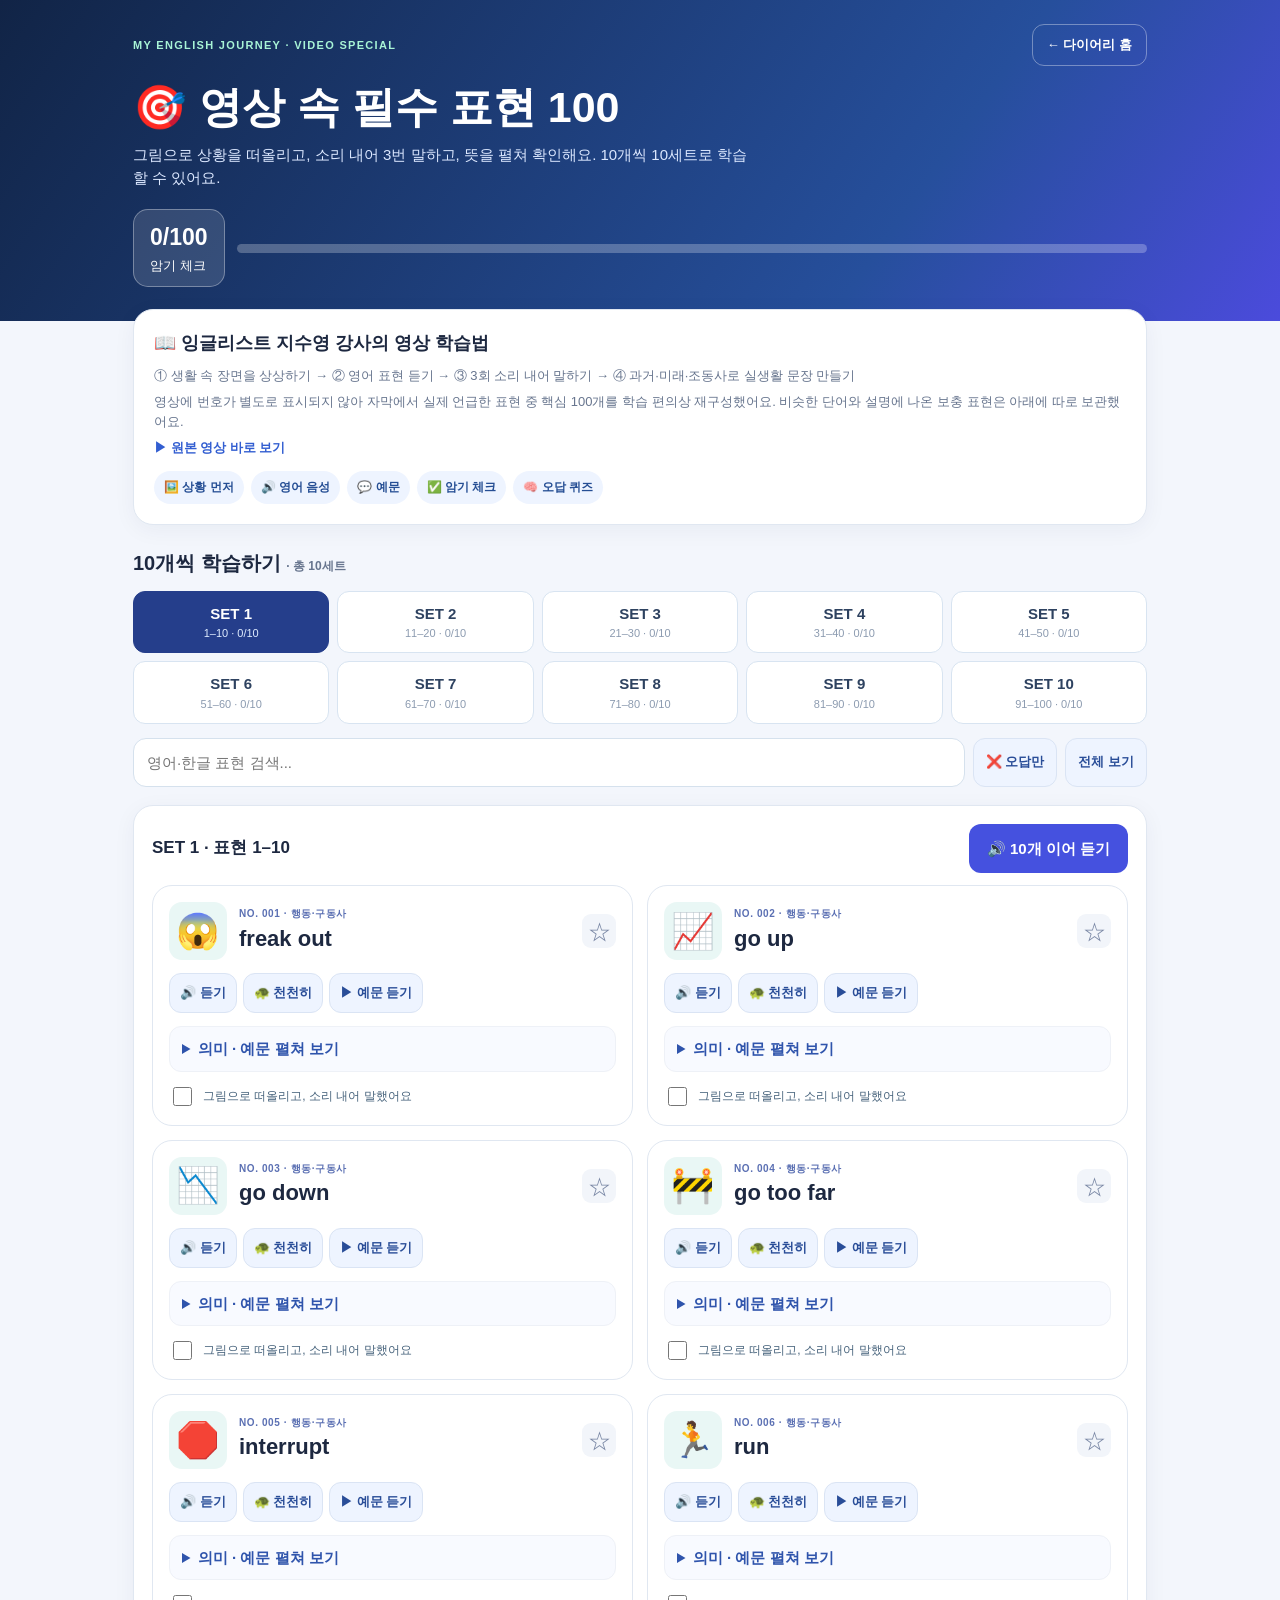
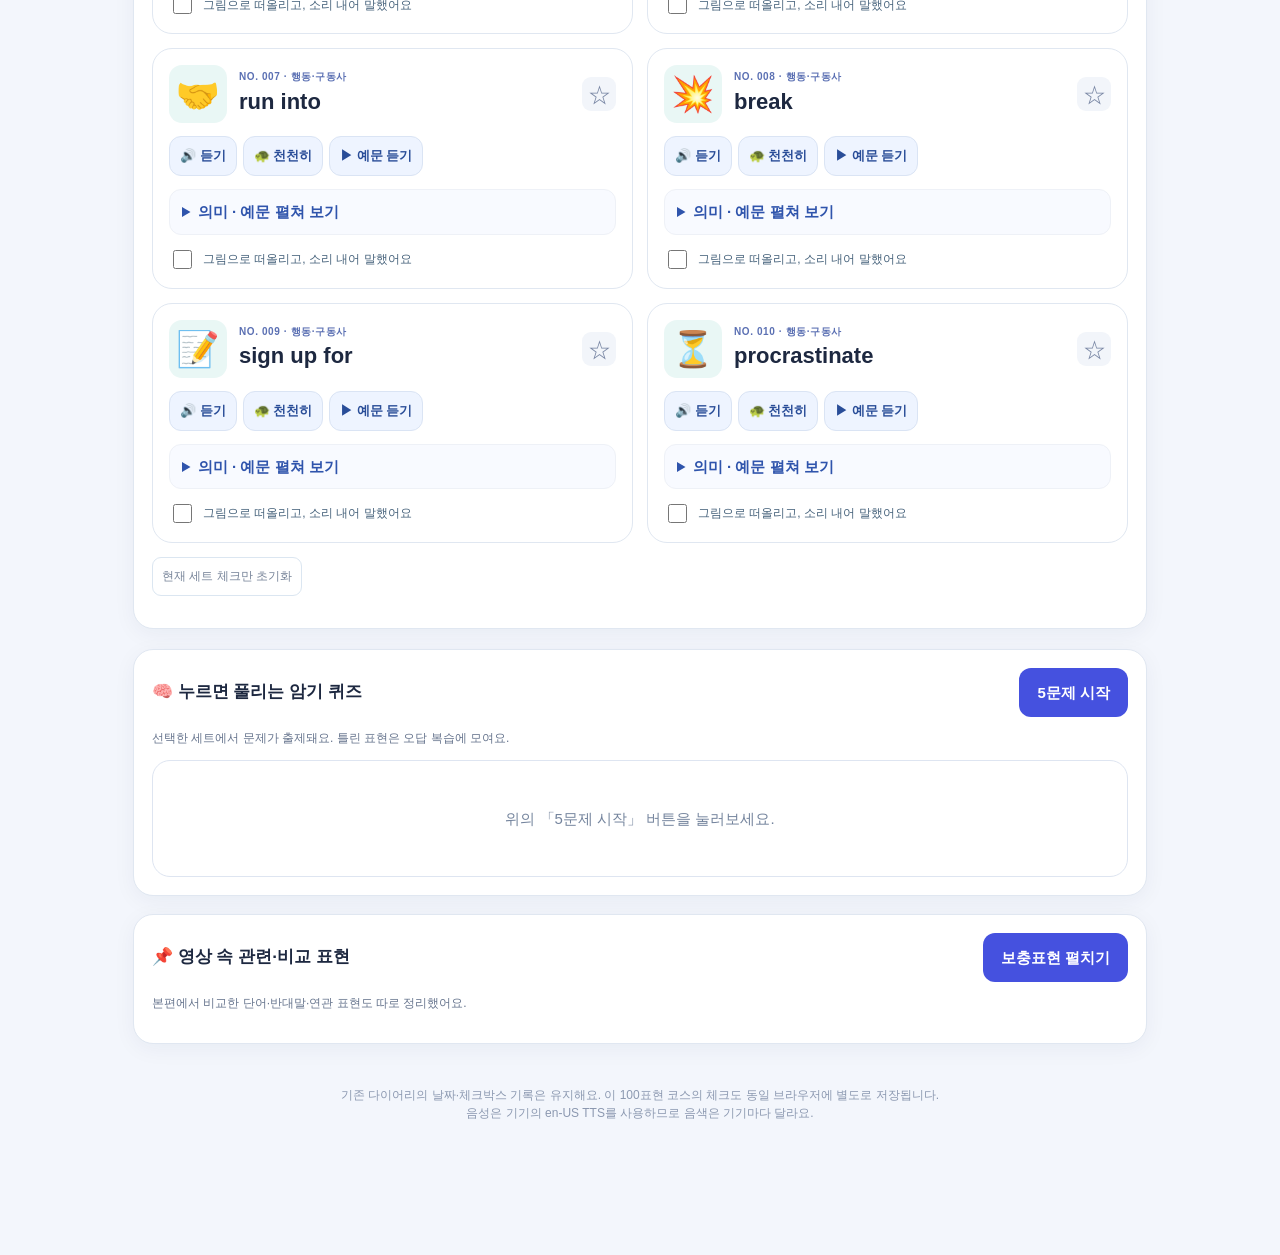
<file: english-tutor/expressions-100.html>
<!doctype html><html lang="ko"><head><meta charset="utf-8"><meta name="viewport" content="width=device-width, initial-scale=1"><meta name="theme-color" content="#112446"><title>영상 속 영어 필수 표현 100 | My English Journey</title><style>
:root{color-scheme:light;--navy:#14243f;--blue:#4a55df;--mint:#13a78b;--ink:#1d2840;--muted:#67758e;--bd:#e0e7f1}*{box-sizing:border-box}body{margin:0;background:#f3f6fc;color:var(--ink);font-family:-apple-system,BlinkMacSystemFont,"Pretendard","Noto Sans KR",Arial,sans-serif;line-height:1.55;font-size:15px}button,input{font:inherit}button,a{touch-action:manipulation}button{cursor:pointer}a{color:inherit;text-decoration:none}button:focus-visible,a:focus-visible,input:focus-visible,summary:focus-visible{outline:3px solid #09ac98;outline-offset:2px}.hero{background:linear-gradient(125deg,#112446 0%,#264f9c 70%,#4b4bdc 100%);color:#fff;padding:24px 0 34px}.wrap{max-width:1050px;margin:auto;padding:0 18px}.headTop{display:flex;align-items:center;justify-content:space-between;gap:10px}.home{display:inline-flex;align-items:center;padding:10px 14px;border:1px solid #ffffff5b;border-radius:12px;font-weight:800;font-size:13px}.tag{font-size:11px;letter-spacing:.12em;color:#a8f4d6;font-weight:900}.hero h1{font-size:clamp(27px,5.1vw,43px);line-height:1.2;margin:16px 0 9px}.hero p{color:#dce8ff;max-width:620px;margin:0 0 20px}.statWrap{display:flex;gap:12px;align-items:center}.stat{border:1px solid #ffffff55;border-radius:15px;padding:10px 16px;background:#ffffff21;font-size:13px}.stat b{font-size:23px;display:block}.meter{height:9px;flex:1;border-radius:20px;background:#ffffff40;overflow:hidden}.meter div{height:100%;background:#85edd8;width:0;transition:width .2s}main.wrap{padding-bottom:90px}.intro,.panel,.word{background:#fff;border:1px solid var(--bd);box-shadow:0 5px 22px #15284c0d;border-radius:20px}.intro{padding:20px;margin-top:-12px;position:relative}.intro h2{font-size:18px;margin:0 0 8px}.intro p{color:var(--muted);font-size:13px;margin:6px 0}.tips{display:flex;gap:7px;flex-wrap:wrap;margin-top:13px}.tips span{font-size:12px;padding:7px 10px;border-radius:40px;background:#eef4ff;color:#254e94;font-weight:750}.sectionName{margin:23px 0 12px;font-size:20px}.packNav{display:grid;grid-template-columns:repeat(5,minmax(0,1fr));gap:8px}.pack{border:1px solid #d8e4f1;background:#fff;padding:10px 4px;border-radius:12px;font-weight:900;color:#2e4260}.pack small{display:block;color:#8c9bb0;font-size:11px;font-weight:500}.pack.sel{background:#253e8b;color:#fff;border-color:#253e8b}.pack.sel small{color:#dfecff}.controls{display:flex;gap:8px;flex-wrap:wrap;margin:14px 0}.controls input{padding:12px 13px;border:1px solid #d5e1ed;border-radius:13px;background:white;flex:1;min-width:140px}.controls button,.listen button,.quizHead button{border:1px solid #dae4f4;background:#eef4ff;color:#294d98;border-radius:12px;padding:10px 12px;font-weight:800;font-size:13px}.controls .selected{background:#233f88;color:white}.panel{padding:18px;margin-top:18px}.small{font-size:12px;color:var(--muted)}.groupHead{display:flex;justify-content:space-between;align-items:center;gap:7px}.groupHead h2{font-size:17px;margin:0}.items{display:grid;grid-template-columns:repeat(2,minmax(0,1fr));gap:14px;margin-top:12px}.word{padding:16px;box-shadow:none}.wordTop{display:flex;align-items:center;gap:12px}.emoji{width:58px;height:58px;background:#e9f7f5;border-radius:13px;font-size:35px;display:flex;align-items:center;justify-content:center;flex-shrink:0}.wordMeta{flex:1;min-width:0}.wordMeta h3{font-size:22px;line-height:1.2;margin:4px 0;overflow-wrap:anywhere}.index{color:#5b70b3;font-weight:900;font-size:10px;letter-spacing:.06em}.heart{border:0;background:#f2f5fa;color:#7987a4;border-radius:9px;font-size:23px;width:34px;height:34px}.listen{display:flex;gap:6px;flex-wrap:wrap;margin:13px 0}.listen button{padding:9px 10px}.answer{background:#f8faff;border:1px solid #eef1f7;border-radius:12px;margin-top:10px}.answer summary{padding:10px 12px;cursor:pointer;color:#2f54ac;font-weight:800}.answerBody{padding:0 12px 11px}.meaning{font-weight:800;font-size:17px}.example{color:#213e78;background:#eaf2fe;padding:11px;border-radius:10px;font-weight:700}.hint{font-size:12px;color:#7688a0}.check{margin-top:12px;display:flex;align-items:center;gap:8px;font-size:12px;color:#47637c;cursor:pointer}.check input{width:19px;height:19px;accent-color:#17a48c}.quizBox{margin-top:20px}.quiz{background:#fff;border:1px solid #dee5f1;border-radius:18px;padding:20px}.quizHead{display:flex;align-items:center;justify-content:space-between;gap:10px}.qTitle{font-size:29px;font-weight:900;margin:13px 0;color:#243f82}.option{display:block;width:100%;border:1px solid #dce4ef;background:#fff;border-radius:12px;padding:11px 12px;margin:8px 0;text-align:left}.option.good{background:#e5fff5;border-color:#30b38f}.option.bad{background:#fff0f2;border-color:#e88b8b}#quizFeedback{color:#3f5c71;font-size:13px;margin:10px 0}.cta{border:0;background:#4551df;color:#fff;border-radius:12px;padding:13px 18px;font-weight:800}.extras{margin-top:14px}.extra{padding:12px 0;border-bottom:1px solid #e8eff6}.extra p{margin:5px 0;color:#718096;font-size:13px}.minor{color:#8292a9;font-size:12px}.empty{text-align:center;padding:26px;color:#74849d}.foot{text-align:center;padding:30px;color:#8b98b0;font-size:12px}.gallery{display:grid;grid-template-columns:repeat(3,1fr);gap:9px;margin:14px 0}.gallery img{width:100%;aspect-ratio:1.4;object-fit:cover;border-radius:12px;background:#e9f0f5}@media(max-width:680px){.items{grid-template-columns:1fr}.packNav{grid-template-columns:repeat(5,minmax(0,1fr));gap:5px}.pack{font-size:11px;padding:9px 1px}.pack small{font-size:9px}.wordMeta h3{font-size:21px}.intro{padding:17px}.panel{padding:13px}.gallery{gap:5px}.wrap{padding-left:13px;padding-right:13px}}</style></head><body>
<header class="hero"><div class="wrap"><div class="headTop"><span class="tag">MY ENGLISH JOURNEY · VIDEO SPECIAL</span><a class="home" href="./">← 다이어리 홈</a></div><h1>🎯 영상 속 필수 표현 100</h1><p>그림으로 상황을 떠올리고, 소리 내어 3번 말하고, 뜻을 펼쳐 확인해요. 10개씩 10세트로 학습할 수 있어요.</p><div class="statWrap"><div class="stat"><b id="count">0/100</b>암기 체크</div><div class="meter" role="progressbar" aria-label="100표현 암기 진행률" aria-valuemin="0" aria-valuemax="100" aria-valuenow="0" id="barWrap"><div id="bar"></div></div></div></div></header>
<main class="wrap"><div class="intro"><h2>📖 잉글리스트 지수영 강사의 영상 학습법</h2><p>① 생활 속 장면을 상상하기 → ② 영어 표현 듣기 → ③ 3회 소리 내어 말하기 → ④ 과거·미래·조동사로 실생활 문장 만들기</p><p>영상에 번호가 별도로 표시되지 않아 자막에서 실제 언급한 표현 중 핵심 100개를 학습 편의상 재구성했어요. 비슷한 단어와 설명에 나온 보충 표현은 아래에 따로 보관했어요.</p><p><a id="sourceLink" target="_blank" rel="noopener noreferrer" style="font-weight:800;color:#325ed1">▶ 원본 영상 바로 보기</a></p><div class="tips"><span>🖼️ 상황 먼저</span><span>🔊 영어 음성</span><span>💬 예문</span><span>✅ 암기 체크</span><span>🧠 오답 퀴즈</span></div></div>
<h2 class="sectionName">10개씩 학습하기 <span class="small">· 총 10세트</span></h2><div id="packNav" class="packNav"></div>
<div class="controls"><input id="search" placeholder="영어·한글 표현 검색..." aria-label="영어 또는 한글 검색"><button id="missedOnly">❌ 오답만</button><button id="reviewAll">전체 보기</button></div>
<section class="panel"><div class="groupHead"><h2 id="modeLabel">SET 1 · 표현 1–10</h2><button class="cta" type="button" id="studyAll">🔊 10개 이어 듣기</button></div><div id="items" class="items"><article class="word" data-id="1"><div class="wordTop"><span class="emoji">😱</span><div class="wordMeta"><div class="index">NO. 001</div><h3>freak out</h3></div></div><details class="answer"><summary>뜻과 예문 열기</summary><div class="answerBody"><p class="meaning">기겁하다·너무 흥분하다</p><p class="example">I freaked out when I heard the noise.</p></div></details></article><article class="word" data-id="2"><div class="wordTop"><span class="emoji">📈</span><div class="wordMeta"><div class="index">NO. 002</div><h3>go up</h3></div></div><details class="answer"><summary>뜻과 예문 열기</summary><div class="answerBody"><p class="meaning">올라가다·인상되다</p><p class="example">The price went up again.</p></div></details></article><article class="word" data-id="3"><div class="wordTop"><span class="emoji">📉</span><div class="wordMeta"><div class="index">NO. 003</div><h3>go down</h3></div></div><details class="answer"><summary>뜻과 예문 열기</summary><div class="answerBody"><p class="meaning">내려가다·인하되다</p><p class="example">The price went down today.</p></div></details></article><article class="word" data-id="4"><div class="wordTop"><span class="emoji">🚧</span><div class="wordMeta"><div class="index">NO. 004</div><h3>go too far</h3></div></div><details class="answer"><summary>뜻과 예문 열기</summary><div class="answerBody"><p class="meaning">선을 넘다·지나치다</p><p class="example">That joke went too far.</p></div></details></article><article class="word" data-id="5"><div class="wordTop"><span class="emoji">🛑</span><div class="wordMeta"><div class="index">NO. 005</div><h3>interrupt</h3></div></div><details class="answer"><summary>뜻과 예문 열기</summary><div class="answerBody"><p class="meaning">중간에 끊다·방해하다</p><p class="example">Please don&#39;t interrupt me.</p></div></details></article><article class="word" data-id="6"><div class="wordTop"><span class="emoji">🏃</span><div class="wordMeta"><div class="index">NO. 006</div><h3>run</h3></div></div><details class="answer"><summary>뜻과 예문 열기</summary><div class="answerBody"><p class="meaning">달리다·운영하다</p><p class="example">She runs a small business.</p></div></details></article><article class="word" data-id="7"><div class="wordTop"><span class="emoji">🤝</span><div class="wordMeta"><div class="index">NO. 007</div><h3>run into</h3></div></div><details class="answer"><summary>뜻과 예문 열기</summary><div class="answerBody"><p class="meaning">우연히 마주치다</p><p class="example">I ran into an old friend.</p></div></details></article><article class="word" data-id="8"><div class="wordTop"><span class="emoji">💥</span><div class="wordMeta"><div class="index">NO. 008</div><h3>break</h3></div></div><details class="answer"><summary>뜻과 예문 열기</summary><div class="answerBody"><p class="meaning">깨뜨리다·어기다</p><p class="example">Don&#39;t break the rules.</p></div></details></article><article class="word" data-id="9"><div class="wordTop"><span class="emoji">📝</span><div class="wordMeta"><div class="index">NO. 009</div><h3>sign up for</h3></div></div><details class="answer"><summary>뜻과 예문 열기</summary><div class="answerBody"><p class="meaning">등록하다</p><p class="example">I signed up for a yoga class.</p></div></details></article><article class="word" data-id="10"><div class="wordTop"><span class="emoji">⏳</span><div class="wordMeta"><div class="index">NO. 010</div><h3>procrastinate</h3></div></div><details class="answer"><summary>뜻과 예문 열기</summary><div class="answerBody"><p class="meaning">해야 할 일을 미루다</p><p class="example">I keep procrastinating on my homework.</p></div></details></article></div><noscript><p class="small">기본 10개 표현은 읽을 수 있습니다. 음성과 체크박스·퀴즈는 JavaScript가 활성화되어야 작동합니다.</p></noscript><div style="margin-top:12px"><button class="controls" id="resetPack" style="background:white;border:1px solid #dbe6f1;padding:9px;border-radius:9px;font-size:12px;color:#778499">현재 세트 체크만 초기화</button></div></section>
<section class="quizBox panel"><div class="groupHead"><h2>🧠 누르면 풀리는 암기 퀴즈</h2><button class="cta" id="quizStart">5문제 시작</button></div><p class="small">선택한 세트에서 문제가 출제돼요. 틀린 표현은 오답 복습에 모여요.</p><div id="quiz" class="quiz"><div class="empty">위의 「5문제 시작」 버튼을 눌러보세요.</div></div></section>
<section class="panel"><div class="groupHead"><h2>📌 영상 속 관련·비교 표현</h2><button class="cta" id="extrasToggle" aria-expanded="false">보충표현 펼치기</button></div><p class="small">본편에서 비교한 단어·반대말·연관 표현도 따로 정리했어요.</p><div id="extrasBox" class="extras" hidden></div></section>
<p class="foot">기존 다이어리의 날짜·체크박스 기록은 유지해요. 이 100표현 코스의 체크도 동일 브라우저에 별도로 저장됩니다.<br>음성은 기기의 en-US TTS를 사용하므로 음색은 기기마다 달라요.</p></main>
<script>
(()=>{
"use strict";
const DATA = {"source":"https://www.youtube.com/watch?v=3DLgoBMZh0k","title":"이 영어단어 100개부터 목숨걸고 외우세요. 가장 중요합니다. (최종편)","author":"잉글리스트 · 지수영","note":"영상 자막에는 번호가 없어 출연자가 실제 언급한 표현 중 100개를 학습용으로 재구성했습니다. 비교·관련 표현은 별도 보충 목록에 수록. 예문은 학습용 신규 작성.","cards":[{"n":1,"en":"freak out","ko":"기겁하다·너무 흥분하다","example":"I freaked out when I heard the noise.","emoji":"😱","category":"행동·구동사"},{"n":2,"en":"go up","ko":"올라가다·인상되다","example":"The price went up again.","emoji":"📈","category":"행동·구동사"},{"n":3,"en":"go down","ko":"내려가다·인하되다","example":"The price went down today.","emoji":"📉","category":"행동·구동사"},{"n":4,"en":"go too far","ko":"선을 넘다·지나치다","example":"That joke went too far.","emoji":"🚧","category":"행동·구동사"},{"n":5,"en":"interrupt","ko":"중간에 끊다·방해하다","example":"Please don't interrupt me.","emoji":"🛑","category":"행동·구동사"},{"n":6,"en":"run","ko":"달리다·운영하다","example":"She runs a small business.","emoji":"🏃","category":"행동·구동사"},{"n":7,"en":"run into","ko":"우연히 마주치다","example":"I ran into an old friend.","emoji":"🤝","category":"행동·구동사"},{"n":8,"en":"break","ko":"깨뜨리다·어기다","example":"Don't break the rules.","emoji":"💥","category":"행동·구동사"},{"n":9,"en":"sign up for","ko":"등록하다","example":"I signed up for a yoga class.","emoji":"📝","category":"행동·구동사"},{"n":10,"en":"procrastinate","ko":"해야 할 일을 미루다","example":"I keep procrastinating on my homework.","emoji":"⏳","category":"행동·구동사"},{"n":11,"en":"slack off","ko":"일을 게을리하다","example":"Don't slack off at work.","emoji":"🛋️","category":"행동·구동사"},{"n":12,"en":"come out","ko":"나오다·발표되다","example":"The test results came out.","emoji":"📣","category":"행동·구동사"},{"n":13,"en":"come across","ko":"우연히 발견하다","example":"I came across an old photo.","emoji":"🖼️","category":"행동·구동사"},{"n":14,"en":"cut off","ko":"자르다·말을 끊다","example":"Sorry, I didn't mean to cut you off.","emoji":"✂️","category":"행동·구동사"},{"n":15,"en":"fill out","ko":"서류를 작성하다","example":"Please fill out this form.","emoji":"📋","category":"행동·구동사"},{"n":16,"en":"make sure","ko":"꼭 확인하다·확실히 하다","example":"Make sure you lock the door.","emoji":"✅","category":"행동·구동사"},{"n":17,"en":"save","ko":"저축하다·구하다","example":"I'm saving money for a trip.","emoji":"🐷","category":"행동·구동사"},{"n":18,"en":"drop off","ko":"내려주다·맡기다","example":"Please drop me off here.","emoji":"🚕","category":"행동·구동사"},{"n":19,"en":"stop by","ko":"잠깐 들르다","example":"I'll stop by after work.","emoji":"🏠","category":"행동·구동사"},{"n":20,"en":"pick up","ko":"줍다·태우다·익히다","example":"Can you pick me up at six?","emoji":"🚗","category":"행동·구동사"},{"n":21,"en":"pull over","ko":"차를 길가에 세우다","example":"The police asked him to pull over.","emoji":"🚓","category":"행동·구동사"},{"n":22,"en":"replace","ko":"교체하다·대신하다","example":"I need to replace my phone.","emoji":"🔁","category":"행동·구동사"},{"n":23,"en":"reissue","ko":"재발급하다","example":"Can you reissue my card?","emoji":"💳","category":"행동·구동사"},{"n":24,"en":"make up with","ko":"~와 화해하다","example":"I made up with my friend.","emoji":"🫂","category":"행동·구동사"},{"n":25,"en":"black out","ko":"기절하다·기억이 끊기다","example":"I blacked out for a moment.","emoji":"🌑","category":"행동·구동사"},{"n":26,"en":"take off","ko":"벗다·떼어내다","example":"Please take off your shoes.","emoji":"👟","category":"행동·구동사"},{"n":27,"en":"take out","ko":"꺼내다·밖으로 내놓다","example":"Take out your notebook.","emoji":"🎒","category":"행동·구동사"},{"n":28,"en":"make a left","ko":"좌회전하다","example":"Make a left at the traffic light.","emoji":"⬅️","category":"행동·구동사"},{"n":29,"en":"make a right","ko":"우회전하다","example":"Make a right at the next street.","emoji":"➡️","category":"행동·구동사"},{"n":30,"en":"distract","ko":"집중을 방해하다","example":"The noise distracts me.","emoji":"📱","category":"행동·구동사"},{"n":31,"en":"make the most of","ko":"최대한 활용하다·즐기다","example":"Let's make the most of our time.","emoji":"🌅","category":"행동·구동사"},{"n":32,"en":"meet a deadline","ko":"마감 기한을 맞추다","example":"We have to meet the deadline.","emoji":"🗓️","category":"행동·구동사"},{"n":33,"en":"meet requirements","ko":"요건을 충족하다","example":"I meet the requirements.","emoji":"🎯","category":"행동·구동사"},{"n":34,"en":"go with","ko":"선택하다","example":"I'll go with the blue one.","emoji":"🔵","category":"행동·구동사"},{"n":35,"en":"hang out","ko":"함께 어울려 놀다","example":"Let's hang out this weekend.","emoji":"🎳","category":"행동·구동사"},{"n":36,"en":"hang around","ko":"주변에서 시간을 보내다","example":"We hung around the station.","emoji":"🚉","category":"행동·구동사"},{"n":37,"en":"try","ko":"시도하다·먹거나 입어 보다","example":"Can I try this on?","emoji":"👕","category":"행동·구동사"},{"n":38,"en":"extend","ko":"기간을 연장하다","example":"Can we extend the deadline?","emoji":"📅","category":"행동·구동사"},{"n":39,"en":"expand","ko":"범위를 확장하다","example":"They plan to expand their business.","emoji":"🌐","category":"행동·구동사"},{"n":40,"en":"transfer","ko":"옮기다·환승하다·이체하다","example":"I transferred the money yesterday.","emoji":"💸","category":"행동·구동사"},{"n":41,"en":"fall down","ko":"넘어지다","example":"I fell down on the stairs.","emoji":"🧍","category":"행동·구동사"},{"n":42,"en":"put on","ko":"올려놓다·입다","example":"I put the photos on the website.","emoji":"🖥️","category":"행동·구동사"},{"n":43,"en":"fix","ko":"고치다","example":"I think I can fix it.","emoji":"🔧","category":"행동·구동사"},{"n":44,"en":"ignore","ko":"의도적으로 무시하다","example":"Please don't ignore my message.","emoji":"🙈","category":"행동·구동사"},{"n":45,"en":"neglect","ko":"소홀히 하다·돌보지 않다","example":"Don't neglect your health.","emoji":"🪴","category":"행동·구동사"},{"n":46,"en":"renovate","ko":"낡은 곳을 보수하다","example":"They're renovating the office.","emoji":"🏗️","category":"행동·구동사"},{"n":47,"en":"write down","ko":"메모하다·적어 두다","example":"Write down the address.","emoji":"✍️","category":"행동·구동사"},{"n":48,"en":"take notes","ko":"수업 내용 등을 필기하다","example":"I take notes during class.","emoji":"📓","category":"행동·구동사"},{"n":49,"en":"print out","ko":"인쇄하다","example":"Could you print it out?","emoji":"🖨️","category":"행동·구동사"},{"n":50,"en":"provide","ko":"제공하다","example":"The hotel provides towels.","emoji":"🧴","category":"행동·구동사"},{"n":51,"en":"accept","ko":"받아들이다·수락하다","example":"I accepted the job offer.","emoji":"🤲","category":"행동·구동사"},{"n":52,"en":"permit","ko":"허용하다","example":"Pets are not permitted here.","emoji":"🚦","category":"행동·구동사"},{"n":53,"en":"handle","ko":"다루다·처리하다","example":"I can handle this problem.","emoji":"🛠️","category":"행동·구동사"},{"n":54,"en":"awkward","ko":"어색한","example":"That silence was awkward.","emoji":"😬","category":"감정·상태"},{"n":55,"en":"weird","ko":"이상한","example":"That noise sounds weird.","emoji":"👽","category":"감정·상태"},{"n":56,"en":"embarrassed","ko":"창피한·민망한","example":"I felt embarrassed when I fell.","emoji":"🫣","category":"감정·상태"},{"n":57,"en":"frustrated","ko":"답답하고 짜증 나는","example":"I'm frustrated with this problem.","emoji":"😖","category":"감정·상태"},{"n":58,"en":"confused","ko":"헷갈리는·혼란스러운","example":"I'm confused about the schedule.","emoji":"❓","category":"감정·상태"},{"n":59,"en":"creepy","ko":"섬뜩한·소름 끼치는","example":"That empty hallway looks creepy.","emoji":"👻","category":"감정·상태"},{"n":60,"en":"gross","ko":"역겨운·징그러운","example":"That smell is gross.","emoji":"🤢","category":"감정·상태"},{"n":61,"en":"messy","ko":"어지럽고 지저분한","example":"My desk is messy.","emoji":"🧹","category":"감정·상태"},{"n":62,"en":"lazy","ko":"게으른·하기 귀찮은","example":"I'm too lazy to cook.","emoji":"🥱","category":"감정·상태"},{"n":63,"en":"busy","ko":"바쁜·손님이 많은","example":"The restaurant is busy tonight.","emoji":"🍽️","category":"감정·상태"},{"n":64,"en":"terrible","ko":"끔찍한·최악인","example":"The weather is terrible.","emoji":"🌧️","category":"감정·상태"},{"n":65,"en":"upset","ko":"속상한·마음이 상한","example":"She was upset about the news.","emoji":"😞","category":"감정·상태"},{"n":66,"en":"relieved","ko":"안도하는·마음이 놓인","example":"I'm so relieved you're safe.","emoji":"😌","category":"감정·상태"},{"n":67,"en":"obsessed","ko":"~에 지나치게 몰두한","example":"He's obsessed with that game.","emoji":"🎮","category":"감정·상태"},{"n":68,"en":"comfortable","ko":"몸이나 마음이 편안한","example":"This chair is comfortable.","emoji":"🛏️","category":"감정·상태"},{"n":69,"en":"convenient","ko":"이용하기 편리한","example":"The subway is very convenient.","emoji":"🚇","category":"감정·상태"},{"n":70,"en":"correct","ko":"올바른·정확한","example":"Your answer is correct.","emoji":"✔️","category":"감정·상태"},{"n":71,"en":"hardworking","ko":"부지런한·열심히 일하는","example":"She's a hardworking person.","emoji":"💼","category":"감정·상태"},{"n":72,"en":"serious","ko":"심각한·진지한","example":"Are you serious right now?","emoji":"🧐","category":"감정·상태"},{"n":73,"en":"free","ko":"시간이 되는·공짜인","example":"Are you free tomorrow?","emoji":"🕒","category":"감정·상태"},{"n":74,"en":"weak","ko":"약한·힘이 없는","example":"I feel weak today.","emoji":"🪫","category":"감정·상태"},{"n":75,"en":"strong","ko":"강한","example":"He has a strong voice.","emoji":"💪","category":"감정·상태"},{"n":76,"en":"expired","ko":"기한이 지난·만료된","example":"My passport has expired.","emoji":"⌛","category":"감정·상태"},{"n":77,"en":"terminated","ko":"종료된·해지된","example":"The contract was terminated.","emoji":"📑","category":"감정·상태"},{"n":78,"en":"nervous","ko":"긴장되는","example":"I'm nervous about the interview.","emoji":"😰","category":"감정·상태"},{"n":79,"en":"anxious","ko":"불안하고 초조한","example":"I'm anxious about the results.","emoji":"😟","category":"감정·상태"},{"n":80,"en":"full","ko":"가득 찬·배부른","example":"I'm full. Thank you.","emoji":"🍚","category":"감정·상태"},{"n":81,"en":"stuffed","ko":"배가 아주 부른","example":"I'm stuffed after dinner.","emoji":"🍗","category":"감정·상태"},{"n":82,"en":"on and off","ko":"하다 말다·가끔씩","example":"It rained on and off all day.","emoji":"🌦️","category":"감정·상태"},{"n":83,"en":"annoying","ko":"성가신·짜증 나는","example":"That buzzing sound is annoying.","emoji":"🦟","category":"감정·상태"},{"n":84,"en":"sick and tired of","ko":"~에 진절머리가 난","example":"I'm sick and tired of waiting.","emoji":"😤","category":"감정·상태"},{"n":85,"en":"at least","ko":"적어도","example":"We need at least ten minutes.","emoji":"🔟","category":"감정·상태"},{"n":86,"en":"be used to","ko":"~에 익숙하다","example":"I'm used to waking up early.","emoji":"🌞","category":"감정·상태"},{"n":87,"en":"used to + verb","ko":"예전에는 ~하곤 했다","example":"I used to play soccer.","emoji":"⚽","category":"감정·상태"},{"n":88,"en":"done","ko":"끝난","example":"I'm done with my homework.","emoji":"🏁","category":"감정·상태"},{"n":89,"en":"offended","ko":"기분이 상한·불쾌한","example":"I felt offended by that joke.","emoji":"😠","category":"감정·상태"},{"n":90,"en":"no offense","ko":"기분 나쁘게 듣지 마","example":"No offense, but I disagree.","emoji":"🤗","category":"감정·상태"},{"n":91,"en":"stained","ko":"얼룩이 묻은","example":"My shirt is stained.","emoji":"👚","category":"감정·상태"},{"n":92,"en":"selfish","ko":"이기적인","example":"That was a selfish decision.","emoji":"🪞","category":"감정·상태"},{"n":93,"en":"empty","ko":"텅 빈","example":"The room is empty.","emoji":"📦","category":"감정·상태"},{"n":94,"en":"responsible","ko":"책임이 있는·책임감 있는","example":"I'm responsible for this project.","emoji":"🧑‍💼","category":"추가 표현"},{"n":95,"en":"except","ko":"~을 제외하고","example":"Everyone came except Tom.","emoji":"➖","category":"추가 표현"},{"n":96,"en":"including","ko":"~을 포함하여","example":"We all came, including my sister.","emoji":"➕","category":"추가 표현"},{"n":97,"en":"per","ko":"~당·~마다","example":"It's ten dollars per person.","emoji":"🧾","category":"추가 표현"},{"n":98,"en":"based on","ko":"~에 근거한","example":"The movie is based on a true story.","emoji":"📚","category":"추가 표현"},{"n":99,"en":"exempt","ko":"면제된·면제하다","example":"I'm exempt from the exam.","emoji":"🎫","category":"추가 표현"},{"n":100,"en":"waive","ko":"수수료·조건 등을 면제해 주다","example":"They waived the application fee.","emoji":"🪙","category":"추가 표현"}],"extras":[["register for","sign up for와 비슷하게 강의·활동에 등록하다"],["drop by","stop by처럼 잠깐 방문하다"],["arrest","체포하다. 차를 정차시키는 pull over와 다름"],["make up","화해하거나 부족한 일을 메우다"],["make-up class","빠진 수업을 보충하는 수업"],["remove","물건을 제거하다. take off와 비교"],["take a sip","한 모금 마시다. try로 먼저 간단히 말해도 됨"],["distraction","집중을 방해하는 것"],["what a mess","정말 엉망이네!"],["remodel","건물의 구조나 설계를 바꾸다"],["weakness","약점"],["responsibility","책임·책임감"],["convenience","편리함(명사). 형용사는 convenient"],["exempted / waived","면제된 / 면제해 주었다. ‘waved’와 철자 혼동 주의"],["frustrate","좌절시키다·답답하게 하다"],["go down / go up","가격과 이동·승강기에서 위아래로 변화하다"]]};
const STORE="my-english-journey-v1";
const $=id=>document.getElementById(id);
const esc=s=>String(s).replace(/[&<>"']/g,c=>({"&":"&amp;","<":"&lt;",">":"&gt;",'"':"&quot;","'":"&#39;"}[c]));
let root={};try{root=JSON.parse(localStorage.getItem(STORE)||"{}")||{}}catch(e){}if(typeof root!=="object"||!root)root={};
root.video100=root.video100||{learned:{},misses:{},chosen:{},favorites:{},lastPack:0};let state=root.video100,pack=Math.min(9,Math.max(0,Number(state.lastPack)||0)),search="",onlyMissed=false,quiz=[],quizIndex=0,quizHits=0,showExtras=false;
const doneCount=()=>DATA.cards.filter(c=>state.learned[c.n]).length;
function save(){root.video100=state;try{localStorage.setItem(STORE,JSON.stringify(root))}catch(e){}}
function say(sentence,slow=false){if(!("speechSynthesis" in window)){alert("이 브라우저에서는 음성 읽기를 지원하지 않습니다.");return;}speechSynthesis.cancel();const u=new SpeechSynthesisUtterance(sentence);u.lang="en-US";u.rate=slow?0.72:0.95;const voices=speechSynthesis.getVoices().filter(v=>/^en\b/i.test(v.lang));u.voice=voices.find(v=>/en-US/i.test(v.lang)&&/google|jenny|aria|samantha|natural/i.test(v.name))||voices.find(v=>/^en-US/i.test(v.lang))||voices[0]||null;speechSynthesis.speak(u)}
function getCards(){if(onlyMissed)return DATA.cards.filter(c=>state.misses[c.n]&&!state.learned[c.n]);if(search.trim()){const q=search.trim().toLowerCase();return DATA.cards.filter(c=>(c.en+" "+c.ko+" "+c.example).toLowerCase().includes(q));}return DATA.cards.slice(pack*10,pack*10+10)}
function render(){
 const cards=getCards();$("count").textContent=doneCount()+"/100";$("bar").style.width=doneCount()+"%";$("bar").setAttribute("aria-valuenow",doneCount());
 $("packNav").innerHTML=Array.from({length:10},(_,i)=>{const done=DATA.cards.slice(i*10,i*10+10).filter(c=>state.learned[c.n]).length;return '<button type="button" data-pack="'+i+'" class="pack '+(pack===i&&!search&&!onlyMissed?"sel":"")+'">SET '+(i+1)+'<small>'+(i*10+1)+'–'+(i*10+10)+' · '+done+'/10</small></button>'}).join("");
 $("modeLabel").textContent=onlyMissed?"오답 복습":search?"검색 결과":"SET "+(pack+1)+" · 표현 "+(pack*10+1)+"–"+(pack*10+10);
 $("items").innerHTML=cards.map(c=>{
  const checked=!!state.learned[c.n];return '<article class="word" data-id="'+c.n+'"><div class="wordTop"><span class="emoji" role="img" aria-label="상황 연상 그림 기호">'+esc(c.emoji)+'</span><div class="wordMeta"><div class="index">NO. '+String(c.n).padStart(3,"0")+' · '+esc(c.category)+'</div><h3>'+esc(c.en)+'</h3></div><button class="heart" type="button" data-heart="'+c.n+'" aria-label="즐겨찾기">'+(state.favorites[c.n]?'★':'☆')+'</button></div><div class="listen"><button type="button" data-talk="'+c.n+'">🔊 듣기</button><button type="button" data-slow="'+c.n+'">🐢 천천히</button><button type="button" data-repeat="'+c.n+'">▶ 예문 듣기</button></div><details class="answer"><summary>의미 · 예문 펼쳐 보기</summary><div class="answerBody"><p class="meaning">'+esc(c.ko)+'</p><p class="example">'+esc(c.example)+'</p><p class="hint">장면을 상상하며 영어로 3번 말해보세요.</p></div></details><label class="check"><input type="checkbox" data-check="'+c.n+'" '+(checked?"checked":"")+'><span>그림으로 떠올리고, 소리 내어 말했어요</span></label></article>'
 }).join("")||'<div class="empty">해당하는 카드가 없어요. 다른 검색어를 입력해 보세요.</div>';
 $("extrasBox").hidden=!showExtras;
 $("extrasBox").innerHTML=showExtras?'<h3>영상에서 함께 언급한 비교·보충 표현</h3><p class="minor">핵심 100개에 합쳐 계산하지 않는 참고 표현입니다.</p>'+DATA.extras.map(x=>'<div class="extra"><b>'+esc(x[0])+'</b><p>'+esc(x[1])+'</p></div>').join(""):"";
}
function startQuiz(){const source=getCards().length>=4?getCards():DATA.cards;quiz=[...source].sort(()=>Math.random()-.5).slice(0,Math.min(5,source.length));quizIndex=0;quizHits=0;paintQuiz();}
function paintQuiz(){const c=quiz[quizIndex];if(!c){$("quiz").innerHTML='<h3>퀴즈 완료 🎉</h3><p>'+quizHits+'/'+quiz.length+'문제 정답</p><button class="cta" data-new-quiz="1">다시 퀴즈</button>';return}
 const wrong=DATA.cards.filter(x=>x.n!==c.n).sort(()=>Math.random()-.5).slice(0,3),opts=[c,...wrong].sort(()=>Math.random()-.5);
 $("quiz").innerHTML='<div class="quizHead"><span>QUIZ '+(quizIndex+1)+' / '+quiz.length+'</span><button type="button" data-voiceq="'+c.n+'">🔊 발음 듣기</button></div><div class="qTitle">'+esc(c.en)+'</div><p>이 표현을 가장 자연스럽게 이해하면?</p>'+opts.map(o=>'<button class="option" data-opt="'+o.n+'">'+esc(o.ko)+'</button>').join("")+'<div id="quizFeedback" aria-live="polite"></div><button id="nextQuestion" class="cta" hidden>다음 문제 →</button>';
}
document.addEventListener("click",e=>{
 const t=e.target.closest("button");if(!t)return;
 if(t.hasAttribute("data-pack")){pack=+t.dataset.pack;state.lastPack=pack;search="";onlyMissed=false;$("search").value="";save();render();return}
 if(t.hasAttribute("data-talk")){say(DATA.cards[+t.dataset.talk-1].en);return}
 if(t.hasAttribute("data-slow")){say(DATA.cards[+t.dataset.slow-1].en,true);return}
 if(t.hasAttribute("data-repeat")){say(DATA.cards[+t.dataset.repeat-1].example,true);return}
 if(t.hasAttribute("data-heart")){let id=+t.dataset.heart;state.favorites[id]=!state.favorites[id];save();render();return}
 if(t.id==="missedOnly"){onlyMissed=!onlyMissed;search="";$("search").value="";t.classList.toggle("selected",onlyMissed);render();return}
 if(t.id==="reviewAll"){search="";onlyMissed=false;$("search").value="";render();return}
 if(t.id==="extrasToggle"){showExtras=!showExtras;t.setAttribute("aria-expanded",showExtras);render();return}
 if(t.id==="quizStart"){startQuiz();$("quiz").scrollIntoView({behavior:"smooth",block:"start"});return}
 if(t.hasAttribute("data-new-quiz")){startQuiz();return}
 if(t.hasAttribute("data-voiceq")){say(DATA.cards[+t.dataset.voiceq-1].en);return}
 if(t.hasAttribute("data-opt")){
  const c=quiz[quizIndex];if(!c||$("nextQuestion").hidden===false)return;const chosen=+t.dataset.opt;const correct=chosen===c.n;if(correct){quizHits++;state.misses[c.n]=false}else{state.misses[c.n]=(state.misses[c.n]||0)+1};save();
  $("quizFeedback").textContent=(correct?"✅ 정답! ":"💡 다시 기억해요. ")+c.en+" = "+c.ko+" · "+c.example;
  $("quiz").querySelectorAll("[data-opt]").forEach(b=>{b.disabled=true;if(+b.dataset.opt===c.n)b.classList.add("good");else if(+b.dataset.opt===chosen)b.classList.add("bad")});$("nextQuestion").hidden=false;return
 }
 if(t.id==="nextQuestion"){quizIndex++;paintQuiz();return}
});
document.addEventListener("change",e=>{const t=e.target;if(t.hasAttribute("data-check")){state.learned[+t.dataset.check]=t.checked;if(t.checked)state.misses[+t.dataset.check]=false;save();render();}});
$("search").addEventListener("input",e=>{search=e.target.value;onlyMissed=false;render()});
$("studyAll").onclick=()=>{const subset=DATA.cards.slice(pack*10,pack*10+10);say(subset.map(x=>x.en+". "+x.example).join(" ... "),true)};
$("resetPack").onclick=()=>{const subset=DATA.cards.slice(pack*10,pack*10+10);if(!confirm("현재 SET의 학습 체크 10개만 초기화할까요? 기존 다이어리 기록은 유지됩니다."))return;subset.forEach(x=>{delete state.learned[x.n]});save();render()};
$("sourceLink").href=DATA.source;
if(!Array.isArray(DATA.cards)||DATA.cards.length!==100||new Set(DATA.cards.map(c=>c.en.toLowerCase())).size!==100)throw Error("영상 100개 데이터 검증 실패");
render();
})();
</script></body></html>
</file>
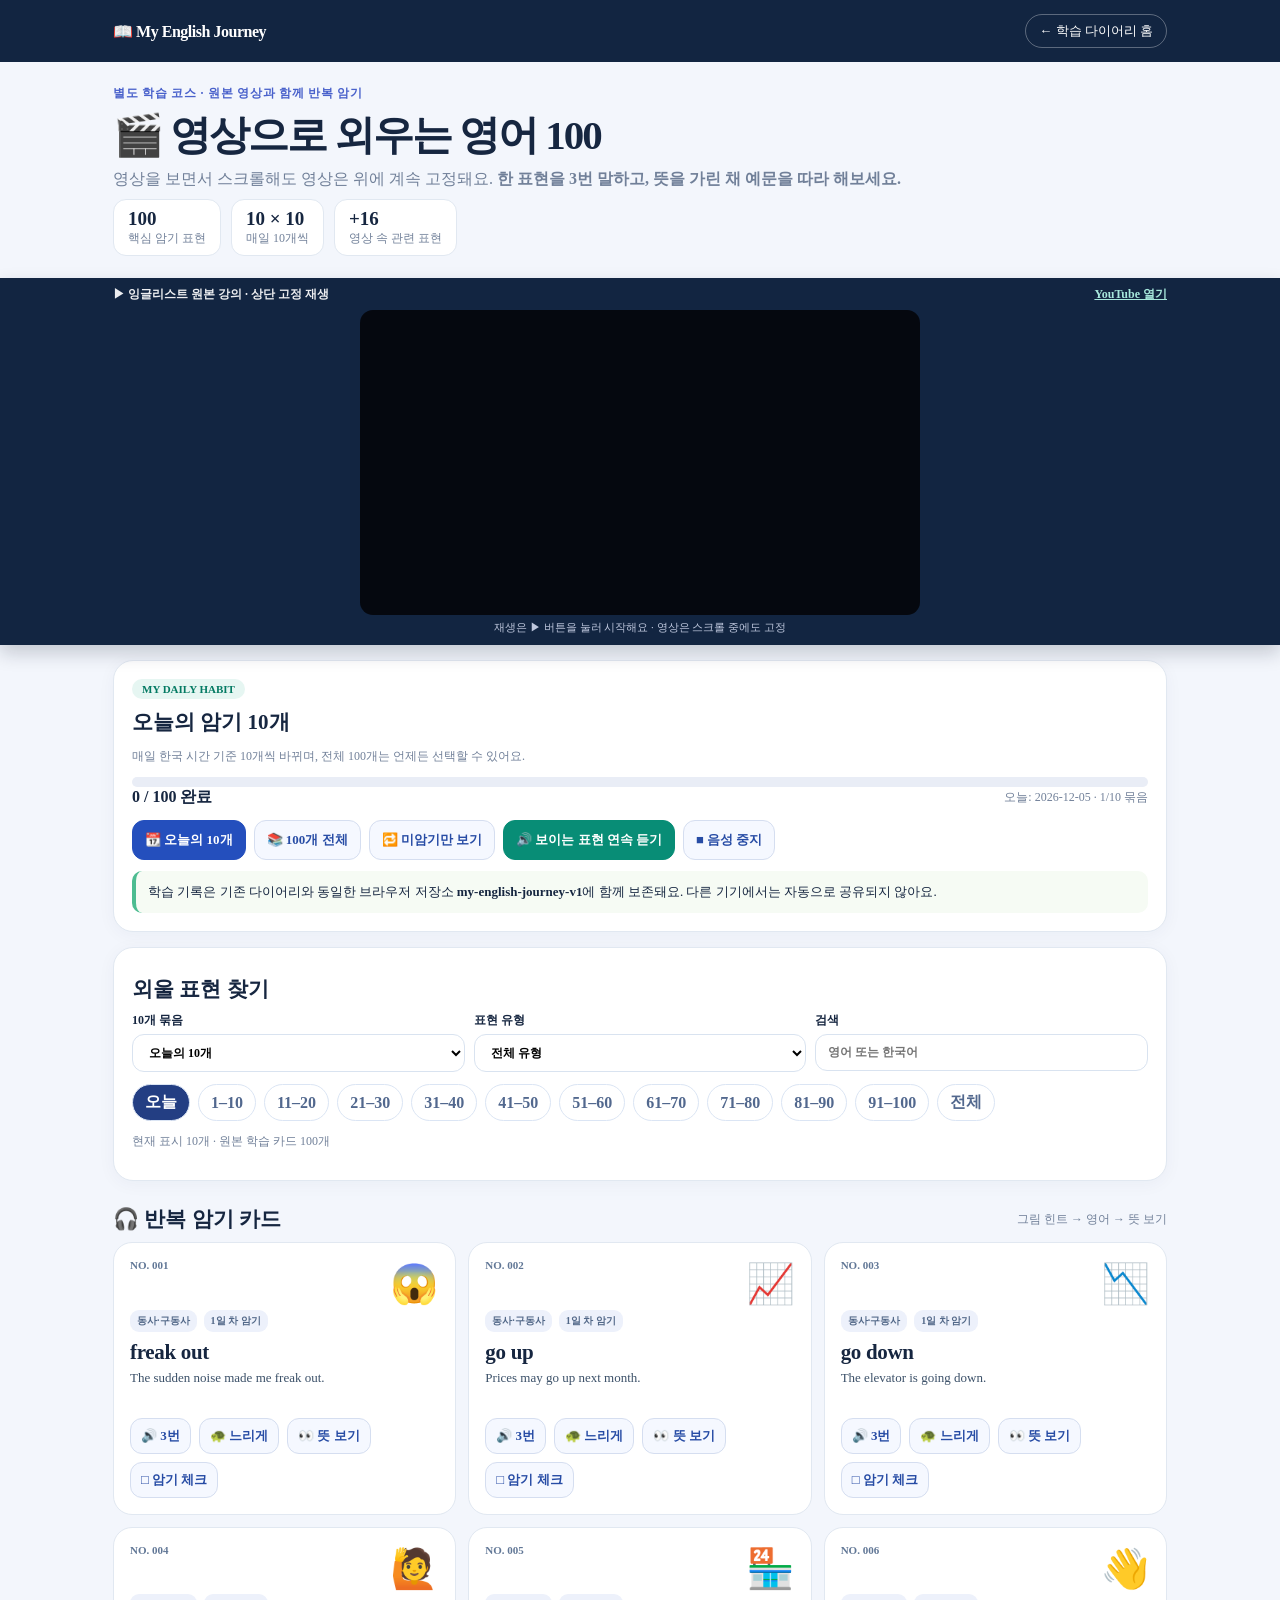
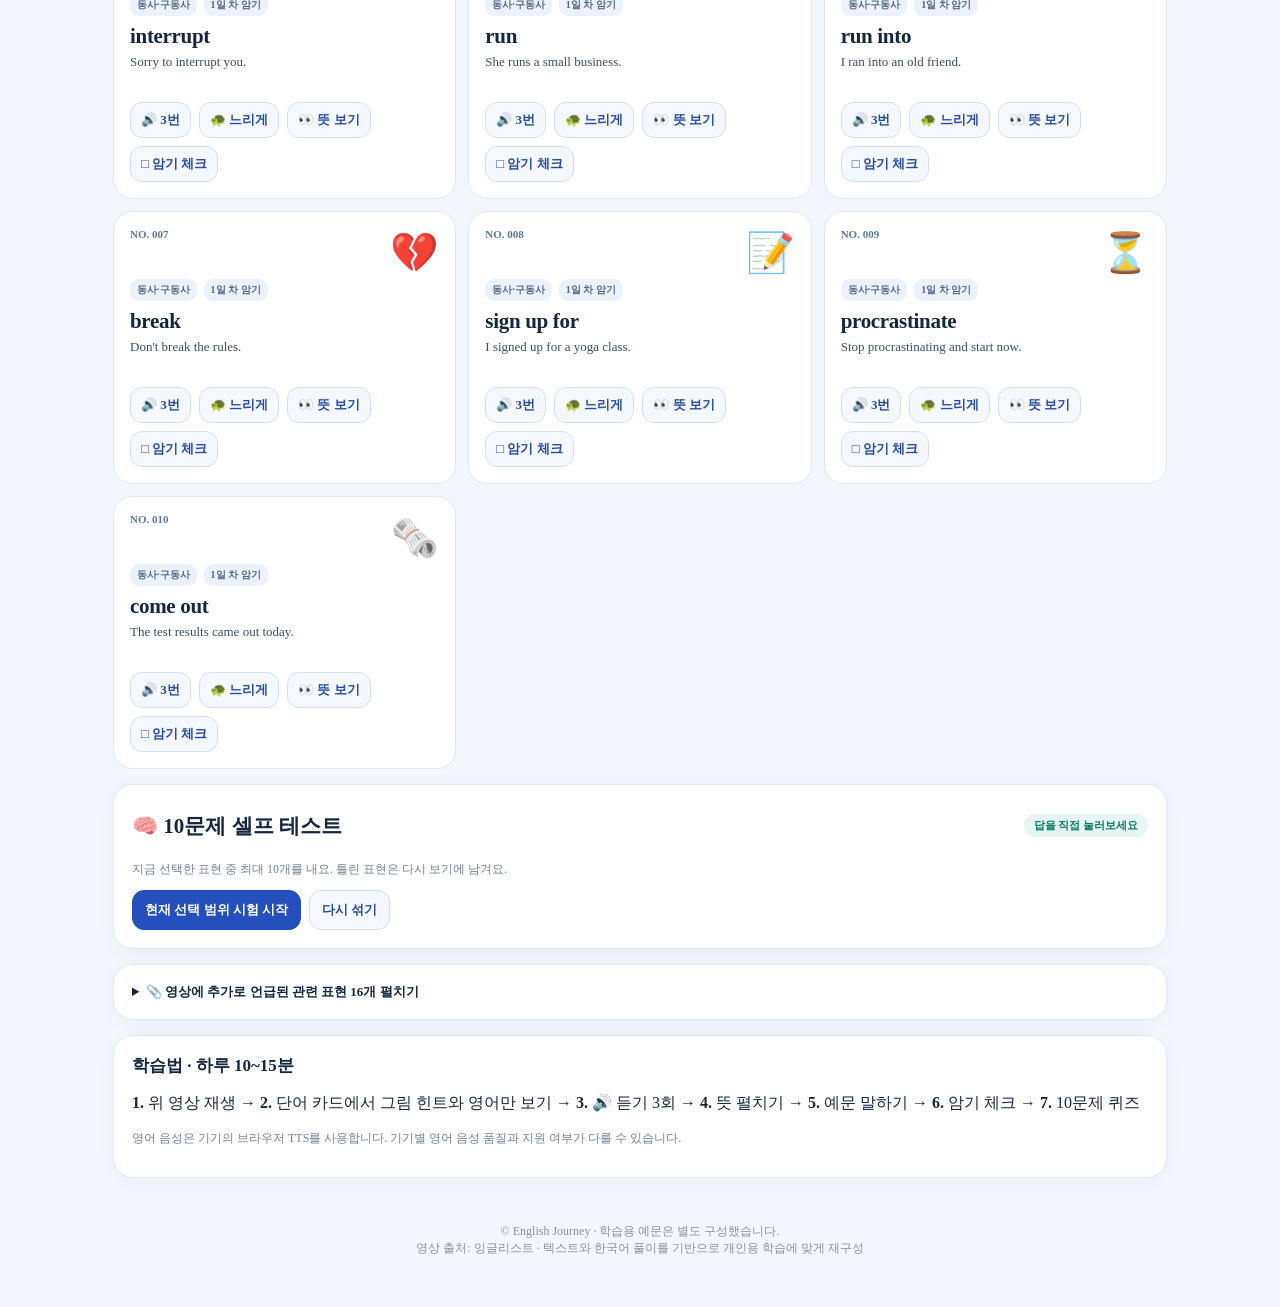
<file: english-tutor/video-100.html>
<!doctype html>
<html lang="ko"><head><meta charset="UTF-8"><meta name="viewport" content="width=device-width, initial-scale=1, viewport-fit=cover"><meta name="theme-color" content="#10243e">
<title>영상 필수 영어 100 | My English Journey</title>
<meta name="description" content="잉글리스트 영상 기반 100가지 영어 핵심 표현을 영상과 함께 듣고 따라 말하고 체크하며 반복 암기하는 전용 영어 다이어리">
<style>
:root{color-scheme:light;--ink:#162640;--muted:#718099;--blue:#385de3;--sea:#0d9b86;--bg:#f3f6fc;--line:#e1e8f1}
*{box-sizing:border-box}html{scroll-behavior:smooth}body{margin:0;color:var(--ink);background:var(--bg);font:15px/1.6,-apple-system,BlinkMacSystemFont,"Noto Sans KR","Apple SD Gothic Neo",sans-serif}
button,input,select{font:inherit}button{cursor:pointer}button:focus-visible,a:focus-visible,input:focus-visible,select:focus-visible{outline:3px solid #5ac7b8;outline-offset:3px}
a{color:inherit;text-decoration:none}.top{background:#122541;color:#fff}.shell{max-width:1090px;padding:0 18px;margin:auto}
.top .shell{display:flex;align-items:center;justify-content:space-between;gap:12px;padding-top:14px;padding-bottom:14px}.logo{font-weight:900;letter-spacing:-.03em}.back{border:1px solid #ffffff50;border-radius:99px;padding:7px 13px;color:#fff;font-size:13px}
.intro{padding-top:23px;padding-bottom:22px}.eyebrow{color:#4961cb;font-weight:850;font-size:12px;letter-spacing:.06em}.intro h1{font-size:clamp(27px,5vw,41px);line-height:1.22;letter-spacing:-.05em;margin:8px 0}.intro p{color:var(--muted);margin:9px 0}.count{display:flex;gap:10px;flex-wrap:wrap}.count div{background:#fff;border:1px solid var(--line);border-radius:13px;padding:8px 14px;font-size:12px;color:var(--muted)}.count b{display:block;color:var(--ink);font-size:19px}
.sticky{position:sticky;top:0;z-index:25;background:#122541;padding:8px 0 10px;box-shadow:0 8px 18px #09162933}.playerrow{display:flex;justify-content:space-between;gap:9px;align-items:center;color:#fff;font-weight:700;font-size:12px;margin-bottom:7px}.playerrow span{opacity:.92}.playerrow a{color:#a7e8dc;text-decoration:underline}.player{position:relative;width:100%;max-width:640px;margin:auto;aspect-ratio:16/9;max-height:340px;background:#05080f;border-radius:13px;overflow:hidden}.player iframe{display:block;width:100%;height:100%;border:0}.player-note{text-align:center;color:#bec7dd;font-size:11px;margin:5px 0 0}
.card{background:#fff;border:1px solid var(--line);border-radius:20px;padding:18px;margin:15px 0;box-shadow:0 3px 18px #1837660b}
.pill{display:inline-flex;background:#e6f6f2;color:#047a63;padding:4px 10px;border-radius:100px;font-size:11px;font-weight:800}
h2{font-size:21px;margin:9px 0}h3{font-size:17px;margin:0 0 8px}.small{font-size:12px;color:var(--muted)}
.bar{height:10px;background:#e9edf6;border-radius:30px;overflow:hidden}.bar div{background:linear-gradient(90deg,#2bbd9b,#3f6bf4);height:100%;width:0;transition:width .2s}
.actions{display:flex;gap:8px;flex-wrap:wrap;margin-top:12px}.btn{display:inline-flex;align-items:center;justify-content:center;gap:5px;border:1px solid #d5def0;background:#f5f8ff;color:#274ca5;border-radius:12px;padding:9px 12px;font-weight:750;font-size:13px;min-height:40px}.btn.dark{color:#fff;background:#244fbd;border-color:#244fbd}.btn.green{color:#fff;background:#088d76;border-color:#088d76}.btn.on{color:#fff;background:#0a9273;border-color:#0a9273}.btn:disabled{opacity:.5;cursor:not-allowed}
.toolbar{display:grid;grid-template-columns:1fr 1fr 1fr;gap:9px}.toolbar label{font-weight:800;font-size:12px;display:block}.toolbar select,.toolbar input{border:1px solid #d9e3f0;background:white;border-radius:12px;padding:10px 12px;min-width:0;width:100%;margin-top:5px}
.notice{background:#f6fbf4;border-left:4px solid #4dbc91;padding:12px;border-radius:10px;font-size:13px;margin-top:11px}
.list{display:grid;grid-template-columns:repeat(2,minmax(0,1fr));gap:12px}
.word{padding:16px;border:1px solid var(--line);border-radius:19px;background:#fff;min-width:0}.head{display:flex;justify-content:space-between;align-items:start;gap:8px}.index{font-size:11px;color:#617796;font-weight:850}.symbol{font-size:39px;line-height:1.3}.en{font-weight:900;font-size:21px;letter-spacing:-.015em;margin:8px 0 3px;overflow-wrap:anywhere}.example{color:#3b5068;font-size:13px;line-height:1.5;min-height:40px}.meaning{display:none;margin:10px 0 3px;padding:11px;border-radius:12px;background:#fff7e9;color:#754e21;font-weight:800}.word.show .meaning{display:block}.badges{display:flex;gap:7px;flex-wrap:wrap}.tag{background:#edf1fb;color:#526888;border-radius:9px;font-size:10px;font-weight:800;padding:4px 7px}.word.isKnown{border-color:#91dfc6;background:#f7fffb}.word .actions{margin-top:10px}.word .btn{min-height:36px;padding:6px 10px}
.group-nav{display:flex;gap:8px;flex-wrap:wrap;margin:12px 0}.group-nav button{border:1px solid #dbe5f4;background:#fff;border-radius:999px;padding:7px 12px;font-weight:850;color:#52688e}.group-nav button.active{background:#233e83;color:white}
.empty{padding:45px 8px;text-align:center;color:var(--muted)}.quiz{border:1px solid #dfebf9;border-radius:15px;padding:15px;margin:10px 0}.quizopts{display:grid;grid-template-columns:repeat(2,minmax(0,1fr));gap:8px;margin-top:12px}.quizopts button{border:1px solid #dbe4f1;border-radius:12px;background:#fff;padding:11px;font-weight:750;min-height:50px}.quizopts button.correct{background:#e6f9ed;border-color:#49ba80}.quizopts button.wrong{background:#fff0f0;border-color:#ef7777}.quizresult{font-size:13px;min-height:25px;margin-top:7px}.section-head{display:flex;justify-content:space-between;align-items:center;gap:12px}.footer{text-align:center;color:#8592a6;font-size:12px;padding:30px 0 50px}
details.note{font-size:13px}details.note summary{cursor:pointer;font-weight:800}.extra{display:grid;grid-template-columns:repeat(2,minmax(0,1fr));gap:8px}.extraitem{border:1px solid var(--line);border-radius:12px;padding:11px;font-size:13px}.extraitem b{font-size:15px}.extraitem p{margin:3px 0;color:var(--muted)}
@media(min-width:840px){.list{grid-template-columns:repeat(3,minmax(0,1fr))}.player{max-height:305px;max-width:560px}}
@media(max-width:620px){.top .shell{padding-top:11px;padding-bottom:11px}.intro{padding-top:16px}.intro h1{font-size:27px}.player{max-height:215px;max-width:385px}.toolbar{grid-template-columns:1fr 1fr}.toolbar label:last-child{grid-column:1/-1}.list{grid-template-columns:1fr}.word{padding:14px}.word .example{min-height:0}.sticky{padding-top:6px}.quizopts{grid-template-columns:1fr}}
@media(max-height:650px) and (max-width:620px){.player{max-height:158px;max-width:280px}}@media(prefers-reduced-motion:reduce){html{scroll-behavior:auto}}
</style></head>
<body>
<header class="top"><div class="shell"><a class="logo" href="./index.html">📖 My English Journey</a><a class="back" href="./index.html">← 학습 다이어리 홈</a></div></header>
<div class="shell intro"><div class="eyebrow">별도 학습 코스 · 원본 영상과 함께 반복 암기</div><h1>🎬 영상으로 외우는 영어 100</h1><p>영상을 보면서 스크롤해도 영상은 위에 계속 고정돼요. <b>한 표현을 3번 말하고, 뜻을 가린 채 예문을 따라 해보세요.</b></p><div class="count"><div><b>100</b>핵심 암기 표현</div><div><b>10 × 10</b>매일 10개씩</div><div><b>+16</b>영상 속 관련 표현</div></div></div>
<div class="sticky"><div class="shell"><div class="playerrow"><span>▶ 잉글리스트 원본 강의 · 상단 고정 재생</span><a target="_blank" rel="noopener noreferrer" href="https://www.youtube.com/watch?v=3DLgoBMZh0k">YouTube 열기</a></div><div class="player"><iframe title="잉글리스트 영어단어 100개 강의" src="https://www.youtube-nocookie.com/embed/3DLgoBMZh0k?rel=0&amp;playsinline=1" loading="eager" allow="accelerometer; autoplay; clipboard-write; encrypted-media; gyroscope; picture-in-picture; web-share" referrerpolicy="strict-origin-when-cross-origin" allowfullscreen></iframe></div><div class="player-note">재생은 ▶ 버튼을 눌러 시작해요 · 영상은 스크롤 중에도 고정</div></div></div>
<main class="shell">
<section class="card"><span class="pill">MY DAILY HABIT</span><h2>오늘의 암기 10개</h2><p class="small">매일 한국 시간 기준 10개씩 바뀌며, 전체 100개는 언제든 선택할 수 있어요.</p><div class="bar" aria-label="전체 학습 진행률"><div id="meter"></div></div><div class="section-head"><span id="learned" style="font-weight:850">0 / 100 완료</span><span id="todayLabel" class="small"></span></div><div class="actions"><button class="btn dark" id="todayBtn">📆 오늘의 10개</button><button class="btn" id="allBtn">📚 100개 전체</button><button class="btn" id="reviewBtn">🔁 미암기만 보기</button><button class="btn green" id="playAllBtn">🔊 보이는 표현 연속 듣기</button><button class="btn" id="stopBtn">■ 음성 중지</button></div><div class="notice">학습 기록은 기존 다이어리와 동일한 브라우저 저장소 <b>my-english-journey-v1</b>에 함께 보존돼요. 다른 기기에서는 자동으로 공유되지 않아요.</div></section>
<section class="card"><h2>외울 표현 찾기</h2><div class="toolbar"><label>10개 묶음<select id="setSelect"><option value="today">오늘의 10개</option><option value="all">전체 100개</option><option value="missed">아직 못 외운 표현</option><option value="1">01–10번</option><option value="2">11–20번</option><option value="3">21–30번</option><option value="4">31–40번</option><option value="5">41–50번</option><option value="6">51–60번</option><option value="7">61–70번</option><option value="8">71–80번</option><option value="9">81–90번</option><option value="10">91–100번</option></select></label><label>표현 유형<select id="categorySelect"><option value="all">전체 유형</option><option value="동사·구동사">동사·구동사</option><option value="감정·상태">감정·상태</option><option value="생활·기타">생활·기타</option></select></label><label>검색<input id="searchBox" type="search" placeholder="영어 또는 한국어"></label></div><div class="group-nav" id="quickSets"></div><p class="small" id="foundCount">100개 전체</p></section>
<section><div class="section-head"><h2>🎧 반복 암기 카드</h2><span class="small">그림 힌트 → 영어 → 뜻 보기</span></div><div id="wordList" class="list" aria-live="polite"></div><div id="empty" class="empty" hidden>조건에 맞는 표현이 없어요.</div></section>
<section class="card"><div class="section-head"><h2>🧠 10문제 셀프 테스트</h2><span class="pill">답을 직접 눌러보세요</span></div><p class="small">지금 선택한 표현 중 최대 10개를 내요. 틀린 표현은 다시 보기에 남겨요.</p><div class="actions"><button class="btn dark" id="startQuiz">현재 선택 범위 시험 시작</button><button class="btn" id="retryQuiz">다시 섞기</button></div><div id="quizArea"></div><div id="quizScore" class="small"></div></section>
<section class="card"><details class="note"><summary>📎 영상에 추가로 언급된 관련 표현 16개 펼치기</summary><p class="small">영상의 본문에 함께 등장한 유사·확장 표현입니다. 원본에서 번호로 지정된 별도 100개 목록을 확인한 것은 아니므로 핵심 암기 카드와 구분했어요.</p><div class="extra" id="extras"></div></details></section>
<section class="card"><h3>학습법 · 하루 10~15분</h3><p><b>1.</b> 위 영상 재생 → <b>2.</b> 단어 카드에서 그림 힌트와 영어만 보기 → <b>3.</b> 🔊 듣기 3회 → <b>4.</b> 뜻 펼치기 → <b>5.</b> 예문 말하기 → <b>6.</b> 암기 체크 → <b>7.</b> 10문제 퀴즈</p><p class="small">영어 음성은 기기의 브라우저 TTS를 사용합니다. 기기별 영어 음성 품질과 지원 여부가 다를 수 있습니다.</p></section>
<footer class="footer">© English Journey · 학습용 예문은 별도 구성했습니다.<br>영상 출처: 잉글리스트 · 텍스트와 한국어 풀이를 기반으로 개인용 학습에 맞게 재구성</footer>
</main>
<script id="bankData" type="application/json">{"source":"https://www.youtube.com/watch?v=3DLgoBMZh0k","sourceTitle":"이 영어단어 100개부터 목숨걸고 외우세요. 가장 중요합니다. (최종편)","note":"영상 자막의 핵심·관련 표현을 학습용으로 재구성한 100개와 추가 16개. 영상 자체가 고유한 100개 번호표를 제공하지는 않음.","core":[{"id":1,"en":"freak out","ko":"깜짝 놀라다·당황하다","example":"The sudden noise made me freak out.","emoji":"😱","group":"동사·구동사"},{"id":2,"en":"go up","ko":"올라가다·가격이 오르다","example":"Prices may go up next month.","emoji":"📈","group":"동사·구동사"},{"id":3,"en":"go down","ko":"내려가다·가격이 내리다","example":"The elevator is going down.","emoji":"📉","group":"동사·구동사"},{"id":4,"en":"interrupt","ko":"중간에 끼어들다·방해하다","example":"Sorry to interrupt you.","emoji":"🙋","group":"동사·구동사"},{"id":5,"en":"run","ko":"운영하다·운행하다","example":"She runs a small business.","emoji":"🏪","group":"동사·구동사"},{"id":6,"en":"run into","ko":"우연히 마주치다","example":"I ran into an old friend.","emoji":"👋","group":"동사·구동사"},{"id":7,"en":"break","ko":"깨다·규칙을 어기다","example":"Don't break the rules.","emoji":"💔","group":"동사·구동사"},{"id":8,"en":"sign up for","ko":"~에 등록하다·신청하다","example":"I signed up for a yoga class.","emoji":"📝","group":"동사·구동사"},{"id":9,"en":"procrastinate","ko":"해야 할 일을 미루다","example":"Stop procrastinating and start now.","emoji":"⏳","group":"동사·구동사"},{"id":10,"en":"come out","ko":"출시되다·결과가 나오다","example":"The test results came out today.","emoji":"🗞️","group":"동사·구동사"},{"id":11,"en":"come across","ko":"우연히 발견하다","example":"I came across an old photo.","emoji":"🖼️","group":"동사·구동사"},{"id":12,"en":"cut off","ko":"끊다·차단하다","example":"Our phone call got cut off.","emoji":"📵","group":"동사·구동사"},{"id":13,"en":"fill out","ko":"서류의 빈칸을 작성하다","example":"Please fill out this form.","emoji":"📄","group":"동사·구동사"},{"id":14,"en":"make sure","ko":"반드시 확인하다·확실히 하다","example":"Make sure the door is locked.","emoji":"🔒","group":"동사·구동사"},{"id":15,"en":"save","ko":"돈을 저축하다·사람을 구하다","example":"I'm saving money for a trip.","emoji":"🐷","group":"동사·구동사"},{"id":16,"en":"drop off","ko":"내려주다·갖다 놓다","example":"Can you drop me off here?","emoji":"🚕","group":"동사·구동사"},{"id":17,"en":"stop by","ko":"잠깐 들르다","example":"I'll stop by after work.","emoji":"🏠","group":"동사·구동사"},{"id":18,"en":"pick up","ko":"집어 들다·데리러 가다","example":"I'll pick you up at six.","emoji":"🚗","group":"동사·구동사"},{"id":19,"en":"pull over","ko":"차를 길가에 세우다","example":"The police asked me to pull over.","emoji":"🚓","group":"동사·구동사"},{"id":20,"en":"replace","ko":"교체하다·대신하다","example":"We need to replace this chair.","emoji":"🪑","group":"동사·구동사"},{"id":21,"en":"reissue","ko":"재발급하다","example":"I need to have my card reissued.","emoji":"💳","group":"동사·구동사"},{"id":22,"en":"make up with","ko":"~와 화해하다","example":"I made up with my friend.","emoji":"🤝","group":"동사·구동사"},{"id":23,"en":"black out","ko":"기절하다·기억을 잃다","example":"He blacked out for a few seconds.","emoji":"😵","group":"동사·구동사"},{"id":24,"en":"take off","ko":"벗다·떼어내다","example":"Please take off your shoes.","emoji":"👞","group":"동사·구동사"},{"id":25,"en":"take out","ko":"꺼내다·밖으로 가져가다","example":"Take out your notebook.","emoji":"📓","group":"동사·구동사"},{"id":26,"en":"make a left","ko":"좌회전하다","example":"Make a left at the traffic light.","emoji":"⬅️","group":"동사·구동사"},{"id":27,"en":"make a right","ko":"우회전하다","example":"Make a right at the corner.","emoji":"➡️","group":"동사·구동사"},{"id":28,"en":"distract","ko":"주의를 산만하게 하다","example":"Loud music distracts me.","emoji":"🔔","group":"동사·구동사"},{"id":29,"en":"make the most of","ko":"~을 최대한 활용하다","example":"Make the most of your time.","emoji":"⏰","group":"동사·구동사"},{"id":30,"en":"meet a deadline","ko":"마감 기한을 맞추다","example":"We must meet the deadline.","emoji":"📆","group":"동사·구동사"},{"id":31,"en":"meet requirements","ko":"조건·요구사항을 충족하다","example":"You meet all the requirements.","emoji":"☑️","group":"동사·구동사"},{"id":32,"en":"go with","ko":"~을 선택하다","example":"I'll go with the blue one.","emoji":"🔵","group":"동사·구동사"},{"id":33,"en":"hang out","ko":"사람들과 어울려 놀다","example":"We hang out after work.","emoji":"🧑‍🤝‍🧑","group":"동사·구동사"},{"id":34,"en":"hang around","ko":"특별한 목적 없이 머무르다","example":"We hung around the park.","emoji":"🌳","group":"동사·구동사"},{"id":35,"en":"try","ko":"시도하다·맛보다·입어보다","example":"Can I try this?","emoji":"🍦","group":"동사·구동사"},{"id":36,"en":"extend","ko":"기간·길이 등을 연장하다","example":"Can we extend the deadline?","emoji":"📅","group":"동사·구동사"},{"id":37,"en":"expand","ko":"범위·규모를 확장하다","example":"They plan to expand the business.","emoji":"🌐","group":"동사·구동사"},{"id":38,"en":"transfer","ko":"환승하다·이체하다·옮기다","example":"I need to transfer trains.","emoji":"🚉","group":"동사·구동사"},{"id":39,"en":"fall down","ko":"넘어지다","example":"I fell down on the stairs.","emoji":"🪜","group":"동사·구동사"},{"id":40,"en":"put on","ko":"위에 놓다·게시하다·입다","example":"Put it on the table.","emoji":"📦","group":"동사·구동사"},{"id":41,"en":"fix","ko":"고치다·수리하다","example":"Can you fix my laptop?","emoji":"🔧","group":"동사·구동사"},{"id":42,"en":"ignore","ko":"일부러 무시하다","example":"Don't ignore this message.","emoji":"📱","group":"동사·구동사"},{"id":43,"en":"neglect","ko":"돌보지 않다·소홀히 하다","example":"Don't neglect your health.","emoji":"💚","group":"동사·구동사"},{"id":44,"en":"renovate","ko":"낡은 건물·공간을 보수하다","example":"They renovated the old cafe.","emoji":"🏡","group":"동사·구동사"},{"id":45,"en":"write down","ko":"짧게 적어 두다","example":"Write down the address.","emoji":"✍️","group":"동사·구동사"},{"id":46,"en":"print out","ko":"인쇄하다","example":"Can you print this out?","emoji":"🖨️","group":"동사·구동사"},{"id":47,"en":"provide","ko":"제공하다","example":"We provide free Wi-Fi.","emoji":"📶","group":"동사·구동사"},{"id":48,"en":"accept","ko":"받아들이다·수락하다","example":"I accepted the offer.","emoji":"📩","group":"동사·구동사"},{"id":49,"en":"permit","ko":"허가하다","example":"Parking is not permitted here.","emoji":"🅿️","group":"동사·구동사"},{"id":50,"en":"handle","ko":"다루다·처리하다","example":"I can handle this problem.","emoji":"🛠️","group":"동사·구동사"},{"id":51,"en":"awkward","ko":"어색한","example":"This feels awkward.","emoji":"😬","group":"감정·상태"},{"id":52,"en":"weird","ko":"이상한·기묘한","example":"That sounds weird.","emoji":"🫨","group":"감정·상태"},{"id":53,"en":"embarrassed","ko":"민망한·당황한","example":"I felt embarrassed.","emoji":"😳","group":"감정·상태"},{"id":54,"en":"frustrated","ko":"답답하고 짜증 난","example":"I'm frustrated with this issue.","emoji":"😤","group":"감정·상태"},{"id":55,"en":"confused","ko":"헷갈리는·혼란스러운","example":"I'm confused.","emoji":"🤔","group":"감정·상태"},{"id":56,"en":"creepy","ko":"소름 끼치는·섬뜩한","example":"That's creepy.","emoji":"👻","group":"감정·상태"},{"id":57,"en":"gross","ko":"역겨운·징그러운","example":"That smell is gross.","emoji":"🤢","group":"감정·상태"},{"id":58,"en":"messy","ko":"지저분한·복잡한","example":"My room is messy.","emoji":"🧹","group":"감정·상태"},{"id":59,"en":"lazy","ko":"게으른·귀찮은","example":"I feel lazy today.","emoji":"🛋️","group":"감정·상태"},{"id":60,"en":"busy","ko":"바쁜·붐비는","example":"The restaurant is busy.","emoji":"🍽️","group":"감정·상태"},{"id":61,"en":"terrible","ko":"끔찍한·아주 안 좋은","example":"The weather is terrible.","emoji":"⛈️","group":"감정·상태"},{"id":62,"en":"upset","ko":"속상한·기분 상한","example":"She's upset about the news.","emoji":"😟","group":"감정·상태"},{"id":63,"en":"relieved","ko":"안심한·마음이 놓인","example":"I'm relieved you're safe.","emoji":"😌","group":"감정·상태"},{"id":64,"en":"obsessed","ko":"~에 집착하는·푹 빠진","example":"He's obsessed with that game.","emoji":"🎮","group":"감정·상태"},{"id":65,"en":"comfortable","ko":"몸·마음이 편안한","example":"This chair is comfortable.","emoji":"🛋️","group":"감정·상태"},{"id":66,"en":"convenient","ko":"이용하기 편리한","example":"The subway is convenient.","emoji":"🚇","group":"감정·상태"},{"id":67,"en":"correct","ko":"맞는·정확한","example":"That's correct.","emoji":"✅","group":"감정·상태"},{"id":68,"en":"hardworking","ko":"근면한·열심히 일하는","example":"She's very hardworking.","emoji":"💪","group":"감정·상태"},{"id":69,"en":"serious","ko":"진지한·심각한","example":"Are you serious?","emoji":"❗","group":"감정·상태"},{"id":70,"en":"free","ko":"시간이 있는·한가한","example":"Are you free tomorrow?","emoji":"🗓️","group":"감정·상태"},{"id":71,"en":"weak","ko":"약한","example":"My legs feel weak.","emoji":"🥱","group":"감정·상태"},{"id":72,"en":"strong","ko":"강한","example":"He is strong.","emoji":"🏋️","group":"감정·상태"},{"id":73,"en":"expired","ko":"유효기간이 지난·만료된","example":"My passport has expired.","emoji":"📅","group":"감정·상태"},{"id":74,"en":"terminated","ko":"종료된·해지된","example":"The contract was terminated.","emoji":"🛑","group":"감정·상태"},{"id":75,"en":"nervous","ko":"긴장한·떨리는","example":"I'm nervous about the test.","emoji":"😰","group":"감정·상태"},{"id":76,"en":"anxious","ko":"불안한·초조한","example":"I feel anxious before interviews.","emoji":"😟","group":"감정·상태"},{"id":77,"en":"full","ko":"배부른·가득 찬","example":"I'm full.","emoji":"🍚","group":"감정·상태"},{"id":78,"en":"stuffed","ko":"배가 꽉 찬","example":"I'm stuffed after dinner.","emoji":"🍲","group":"감정·상태"},{"id":79,"en":"on and off","ko":"때때로·하다 말다","example":"I exercise on and off.","emoji":"🔄","group":"생활·기타"},{"id":80,"en":"annoying","ko":"성가신·짜증 나게 하는","example":"That noise is annoying.","emoji":"🐝","group":"감정·상태"},{"id":81,"en":"sick and tired of","ko":"~이 지긋지긋한","example":"I'm sick and tired of waiting.","emoji":"😩","group":"감정·상태"},{"id":82,"en":"at least","ko":"최소한·적어도","example":"Wait at least five minutes.","emoji":"⏱️","group":"생활·기타"},{"id":83,"en":"be used to","ko":"~에 익숙하다","example":"I'm used to the noise.","emoji":"🎧","group":"생활·기타"},{"id":84,"en":"used to + verb","ko":"예전에 ~하곤 했다","example":"I used to live here.","emoji":"🏘️","group":"생활·기타"},{"id":85,"en":"done","ko":"끝난·완료한","example":"I'm done.","emoji":"🏁","group":"감정·상태"},{"id":86,"en":"offended","ko":"기분이 상한·불쾌한","example":"I felt offended by that comment.","emoji":"💢","group":"감정·상태"},{"id":87,"en":"stained","ko":"얼룩진","example":"My shirt is stained.","emoji":"👕","group":"감정·상태"},{"id":88,"en":"selfish","ko":"이기적인","example":"That was selfish.","emoji":"🪞","group":"감정·상태"},{"id":89,"en":"empty","ko":"비어 있는","example":"The bottle is empty.","emoji":"🫗","group":"감정·상태"},{"id":90,"en":"responsible","ko":"책임 있는·책임지는","example":"I'm responsible for this.","emoji":"🧑‍💼","group":"감정·상태"},{"id":91,"en":"except","ko":"~을 제외하고","example":"Everyone came except Tom.","emoji":"🚫","group":"생활·기타"},{"id":92,"en":"including","ko":"~을 포함하여","example":"Five people came, including me.","emoji":"➕","group":"생활·기타"},{"id":93,"en":"per","ko":"~당·~마다","example":"It costs ten dollars per person.","emoji":"💵","group":"생활·기타"},{"id":94,"en":"based on","ko":"~을 근거로 하여","example":"This plan is based on facts.","emoji":"📊","group":"생활·기타"},{"id":95,"en":"exempt","ko":"면제된·면제하다","example":"Students are exempt from this fee.","emoji":"🆓","group":"생활·기타"},{"id":96,"en":"waive","ko":"수수료·요건을 면제하다","example":"They waived the application fee.","emoji":"📃","group":"생활·기타"},{"id":97,"en":"register for","ko":"~에 등록하다","example":"Did you register for the class?","emoji":"🗂️","group":"동사·구동사"},{"id":98,"en":"slack off","ko":"게으름 피우다·일을 게을리하다","example":"Don't slack off at work.","emoji":"😴","group":"동사·구동사"},{"id":99,"en":"take a sip","ko":"한 모금 마시다","example":"Take a sip of water.","emoji":"🥤","group":"동사·구동사"},{"id":100,"en":"take notes","ko":"필기하다·메모하다","example":"I take notes in class.","emoji":"🗒️","group":"동사·구동사"}],"extra":[{"id":101,"en":"go too far","ko":"도를 넘어서다","example":"That joke went too far."},{"id":102,"en":"drop by","ko":"잠깐 들르다","example":"I'll drop by tomorrow."},{"id":103,"en":"pick up speed","ko":"속도를 높이다","example":"The car picked up speed."},{"id":104,"en":"arrest","ko":"체포하다","example":"The police arrested the suspect."},{"id":105,"en":"make-up class","ko":"보충 수업","example":"I have a make-up class on Friday."},{"id":106,"en":"remodel","ko":"구조 등을 바꿔 개조하다","example":"They remodeled the kitchen."},{"id":107,"en":"what a mess","ko":"정말 엉망이네!","example":"What a mess!"},{"id":108,"en":"weakness","ko":"약점·약함","example":"We all have weaknesses."},{"id":109,"en":"responsibility","ko":"책임·책임감","example":"It's my responsibility."},{"id":110,"en":"no offense","ko":"기분 나쁘게 듣지 마","example":"No offense, but I disagree."},{"id":111,"en":"distraction","ko":"주의를 분산시키는 것","example":"My phone is a distraction."},{"id":112,"en":"convenience","ko":"편리함 (명사)","example":"Online shopping offers convenience."},{"id":113,"en":"exempted","ko":"면제된 (형태)","example":"He was exempted from the test."},{"id":114,"en":"waived","ko":"면제했다 (waive 과거)","example":"They waived the fee."},{"id":115,"en":"meet","ko":"만나다·충족하다","example":"I met my friend."},{"id":116,"en":"pretty busy","ko":"꽤 바쁜·붐비는","example":"They're pretty busy today."}]}</script>
<script>
(function(){
"use strict";
const data=JSON.parse(document.getElementById("bankData").textContent);
const words=data.core, extras=data.extra;
const rootKey="my-english-journey-v1";
const elem=id=>document.getElementById(id);
const escapeHtml=s=>String(s).replace(/[&<>"']/g,c=>({"&":"&amp;","<":"&lt;",">":"&gt;",'"':"&quot;","'":"&#39;"}[c]));
function readRoot(){try{let x=JSON.parse(localStorage.getItem(rootKey)||"{}");return x&&typeof x==="object"?x:{};}catch(e){return {}}}
const initialRoot=readRoot();let bank=initialRoot.video100||{};bank.known=bank.known||{};bank.missed=bank.missed||{};bank.quizHistory=bank.quizHistory||[];
function save(){try{const all=readRoot();all.video100=bank;localStorage.setItem(rootKey,JSON.stringify(all));}catch(e){}}
function seoulDate(){const p=new Intl.DateTimeFormat("en-US",{timeZone:"Asia/Seoul",year:"numeric",month:"2-digit",day:"2-digit"}).formatToParts(new Date());const obj=Object.fromEntries(p.map(i=>[i.type,i.value]));return obj.year+"-"+obj.month+"-"+obj.day;}
const day=seoulDate(),offset=Math.max(0,Math.floor((Date.parse(day+"T00:00:00Z")-Date.parse("2026-11-05T00:00:00Z"))/86400000));const dailySet=offset%10+1;
let mode="today",category="all",search="",quiz=[],answers=[],randomTick=0;
function filtered(){let v=words.filter(w=>{
  const inSet=mode==="all"||mode==="missed"||((mode==="today"?dailySet:Number(mode))===Math.ceil(w.id/10));
  const inMode=mode!=="missed"||!bank.known[w.id];
  const inCat=category==="all"||w.group===category;
  const match=!search||(w.en+" "+w.ko+" "+w.example).toLocaleLowerCase().includes(search.toLocaleLowerCase());
  return inSet&&inMode&&inCat&&match;});return v;}
function updateMeter(){const n=words.filter(w=>bank.known[w.id]).length;elem("learned").textContent=n+" / 100 완료";elem("meter").style.width=n+"%";elem("todayLabel").textContent="오늘: "+day+" · "+dailySet+"/10 묶음";}
function play(text,slow,repeat){if(!window.speechSynthesis){alert("이 브라우저에는 영어 음성 기능이 없어요.");return;}speechSynthesis.cancel();const vs=speechSynthesis.getVoices();const voice=vs.find(v=>/en-US/i.test(v.lang)&&/Google|Jenny|Samantha|Natural|Aria/i.test(v.name))||vs.find(v=>/en-US/i.test(v.lang))||vs.find(v=>/^en/i.test(v.lang));for(let i=0;i<(repeat||1);i++){let u=new SpeechSynthesisUtterance(text);u.lang="en-US";u.rate=slow?.75:.94;u.pitch=1;if(voice)u.voice=voice;speechSynthesis.speak(u);}}
function renderExtras(){elem("extras").innerHTML=extras.map(w=>'<div class="extraitem"><b>'+escapeHtml(w.en)+'</b> <button class="btn" data-extra="'+w.id+'">🔊</button><p>'+escapeHtml(w.ko)+'</p><p>'+escapeHtml(w.example)+'</p></div>').join("");elem("extras").querySelectorAll("[data-extra]").forEach(b=>b.addEventListener("click",()=>{const w=extras.find(x=>x.id===Number(b.dataset.extra));if(w)play(w.en,false,2)}));}
function renderSets(){const ids=["today","1","2","3","4","5","6","7","8","9","10","all"];const labels=["오늘","1–10","11–20","21–30","31–40","41–50","51–60","61–70","71–80","81–90","91–100","전체"];elem("quickSets").innerHTML=ids.map((x,i)=>'<button class="'+(mode===x?"active":"")+'" data-mode="'+x+'">'+labels[i]+'</button>').join("");elem("quickSets").querySelectorAll("[data-mode]").forEach(b=>b.addEventListener("click",()=>setMode(b.dataset.mode)));}
function setMode(val){mode=val;elem("setSelect").value=val;render();}
function render(){
  updateMeter();renderSets();
  const list=filtered();
  elem("foundCount").textContent="현재 표시 "+list.length+"개 · 원본 학습 카드 100개";
  elem("empty").hidden=list.length!==0;
  elem("wordList").innerHTML=list.map(w=>
  '<article class="word '+(bank.known[w.id]?"isKnown":"")+'" data-card="'+w.id+'"><div class="head"><span class="index">NO. '+String(w.id).padStart(3,"0")+'</span><span class="symbol" aria-hidden="true">'+w.emoji+'</span></div><div class="badges"><span class="tag">'+escapeHtml(w.group)+'</span><span class="tag">'+Math.ceil(w.id/10)+'일 차 암기</span></div><div class="en">'+escapeHtml(w.en)+'</div><div class="example">'+escapeHtml(w.example)+'</div><div class="meaning" id="meaning-'+w.id+'">'+escapeHtml(w.ko)+'</div><div class="actions"><button class="btn" data-audio="'+w.id+'">🔊 3번</button><button class="btn" data-slow="'+w.id+'">🐢 느리게</button><button class="btn" data-meaning="'+w.id+'">👀 뜻 보기</button><button class="btn '+(bank.known[w.id]?"on":"")+'" data-known="'+w.id+'">'+(bank.known[w.id]?"✓ 암기함":"□ 암기 체크")+'</button></div></article>'
  ).join("");
  elem("wordList").querySelectorAll("[data-audio]").forEach(b=>b.onclick=()=>{const w=words[Number(b.dataset.audio)-1];play(w.en,false,3)});
  elem("wordList").querySelectorAll("[data-slow]").forEach(b=>b.onclick=()=>{const w=words[Number(b.dataset.slow)-1];play(w.en,true,3)});
  elem("wordList").querySelectorAll("[data-meaning]").forEach(b=>b.onclick=()=>{const c=b.closest(".word");c.classList.toggle("show");b.textContent=c.classList.contains("show")?"🙈 뜻 가리기":"👀 뜻 보기"});
  elem("wordList").querySelectorAll("[data-known]").forEach(b=>b.onclick=()=>{const id=Number(b.dataset.known);bank.known[id]=!bank.known[id];if(bank.known[id])delete bank.missed[id];save();render();});
}
function startQuiz(){
 const pool=filtered();if(pool.length<2){elem("quizArea").innerHTML='<div class="empty">시험을 보려면 최소 2개의 표현을 표시해 주세요.</div>';return;}
 quiz=[...pool].sort(()=>Math.random()-.5).slice(0,10);answers=Array(quiz.length).fill(null);
 elem("quizArea").innerHTML=quiz.map((w,i)=>{const choices=[w,...words.filter(x=>x.id!==w.id)].sort(()=>Math.random()-.5).slice(0,4);
 if(!choices.some(x=>x.id===w.id))choices[0]=w;
 choices.sort(()=>Math.random()-.5);
 return '<div class="quiz"><div class="eyebrow">문제 '+(i+1)+'/'+quiz.length+'</div><h3>'+escapeHtml(w.en)+' <button class="btn" data-quiz-audio="'+i+'">🔊</button></h3><p class="small">'+escapeHtml(w.example)+'</p><div class="quizopts">'+choices.map(ch=>'<button data-quiz-q="'+i+'" data-quiz-id="'+ch.id+'">'+escapeHtml(ch.ko)+'</button>').join("")+'</div><div class="quizresult" id="quiz-result-'+i+'"></div></div>';
 }).join("");
 elem("quizScore").textContent="0 / "+quiz.length+" 답변";
 elem("quizArea").querySelectorAll("[data-quiz-audio]").forEach(b=>b.onclick=()=>play(quiz[Number(b.dataset.quizAudio)].en,false,2));
 elem("quizArea").querySelectorAll("[data-quiz-q]").forEach(b=>b.onclick=()=>{
 const i=Number(b.dataset.quizQ),id=Number(b.dataset.quizId);
 if(answers[i]!==null)return;answers[i]=id;
 const right=quiz[i].id===id;
 if(!right)bank.missed[quiz[i].id]=true;else delete bank.missed[quiz[i].id];
 save();
 const q=b.closest(".quiz");q.querySelectorAll("[data-quiz-id]").forEach(x=>{x.disabled=true;if(Number(x.dataset.quizId)===quiz[i].id)x.classList.add("correct");else if(x===b)x.classList.add("wrong");});
 elem("quiz-result-"+i).textContent=right?"✅ 정답!":"❌ 다시 기억하기: "+quiz[i].en+" = "+quiz[i].ko;
 const answered=answers.filter(x=>x!==null).length,correct=answers.filter((id,j)=>id===quiz[j].id).length;
 elem("quizScore").textContent=answered+"/"+quiz.length+" 답변 · 정답 "+correct+"개";
 if(answered===quiz.length){bank.quizHistory.push({date:day,score:correct,total:quiz.length});bank.quizHistory=bank.quizHistory.slice(-100);save();}
 });
}
elem("setSelect").onchange=e=>setMode(e.target.value);elem("categorySelect").onchange=e=>{category=e.target.value;render()};elem("searchBox").oninput=e=>{search=e.target.value.trim();render()};
elem("todayBtn").onclick=()=>setMode("today");elem("allBtn").onclick=()=>setMode("all");elem("reviewBtn").onclick=()=>setMode("missed");
elem("playAllBtn").onclick=()=>{const v=filtered().slice(0,10);if(!v.length)return;play(v.map(x=>x.en+". "+x.example).join(". "),false,1)};
elem("stopBtn").onclick=()=>{if(window.speechSynthesis)speechSynthesis.cancel()};
elem("startQuiz").onclick=startQuiz;elem("retryQuiz").onclick=startQuiz;
render();renderExtras();
if(words.length!==100){console.error("Invalid data count:",words.length);elem("wordList").innerHTML="<p>암기 목록 오류가 발생했습니다.</p>";}
})();
</script></body></html>
</file>
